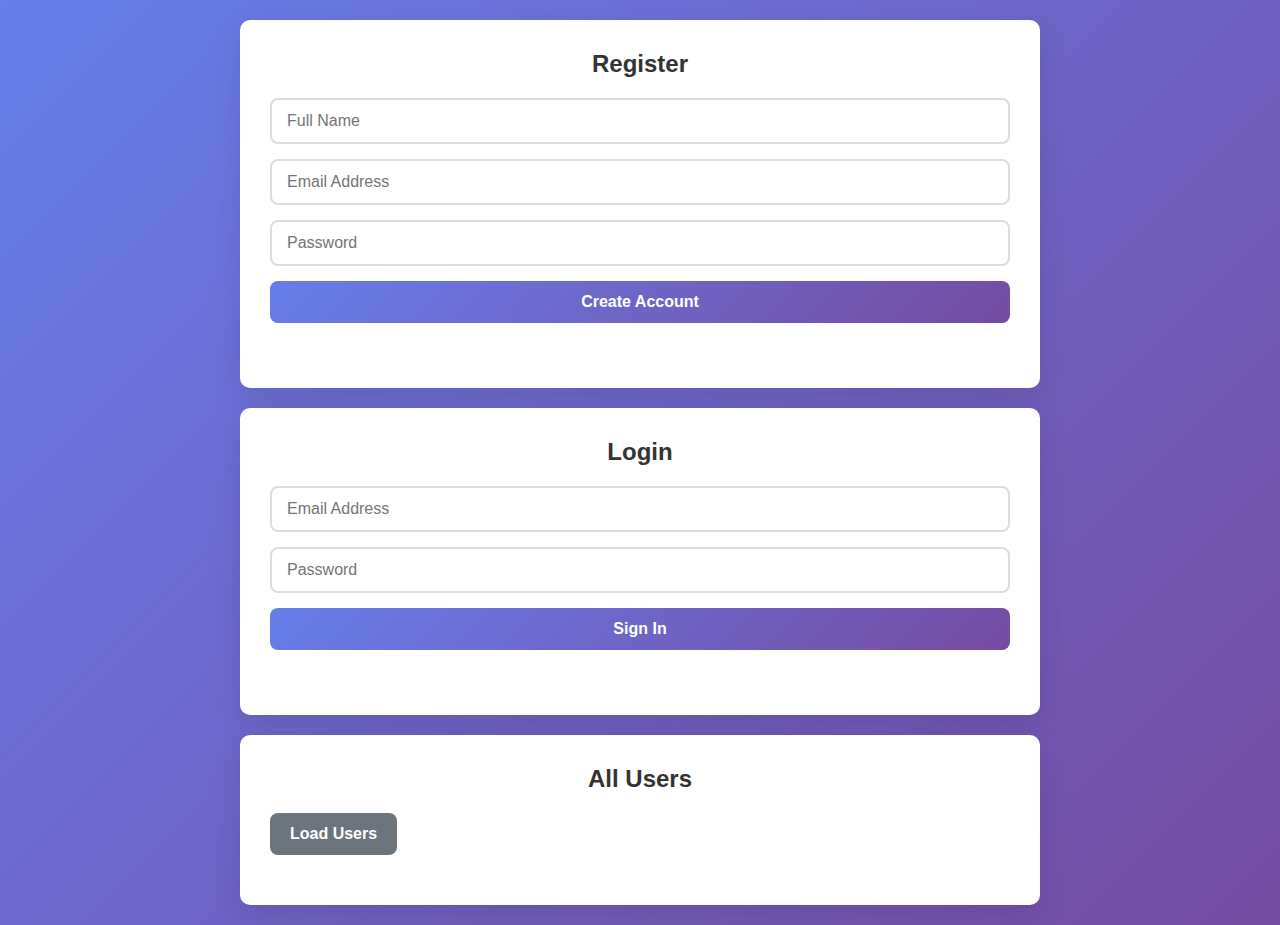
<file: frontend/index.html>
<!DOCTYPE html>
<html lang="en">
<head>
  <meta charset="UTF-8" />
  <title>Nutrition Advisor</title>
  <link rel="stylesheet" href="style.css" />
</head>
<body>
  <div class="container">
    <!-- Registration Section -->
    <div class="form-section">
      <h2>Register</h2>
      <form id="registerForm" class="form">
        <input type="text" name="name" placeholder="Full Name" required />
        <input type="email" name="email" placeholder="Email Address" required />
        <input type="password" name="password" placeholder="Password" required />
        <button type="submit" class="btn btn-primary">Create Account</button>
      </form>
      <p id="message" class="message"></p>
    </div>

    <!-- Login Section -->
    <div class="form-section">
      <h2>Login</h2>
      <form id="loginForm" class="form">
        <input type="email" name="email" placeholder="Email Address" required />
        <input type="password" name="password" placeholder="Password" required />
        <button type="submit" class="btn btn-primary">Sign In</button>
      </form>
      <p id="loginMessage" class="message"></p>
    </div>

    <!-- Users Section -->
    <div class="users-section">
      <h2>All Users</h2>
      <button id="loadUsersBtn" class="btn btn-secondary">Load Users</button>
      <div id="usersList" class="users-list"></div>
    </div>
  </div>

  <script src="script.js"></script>
</body>
</html>
</file>
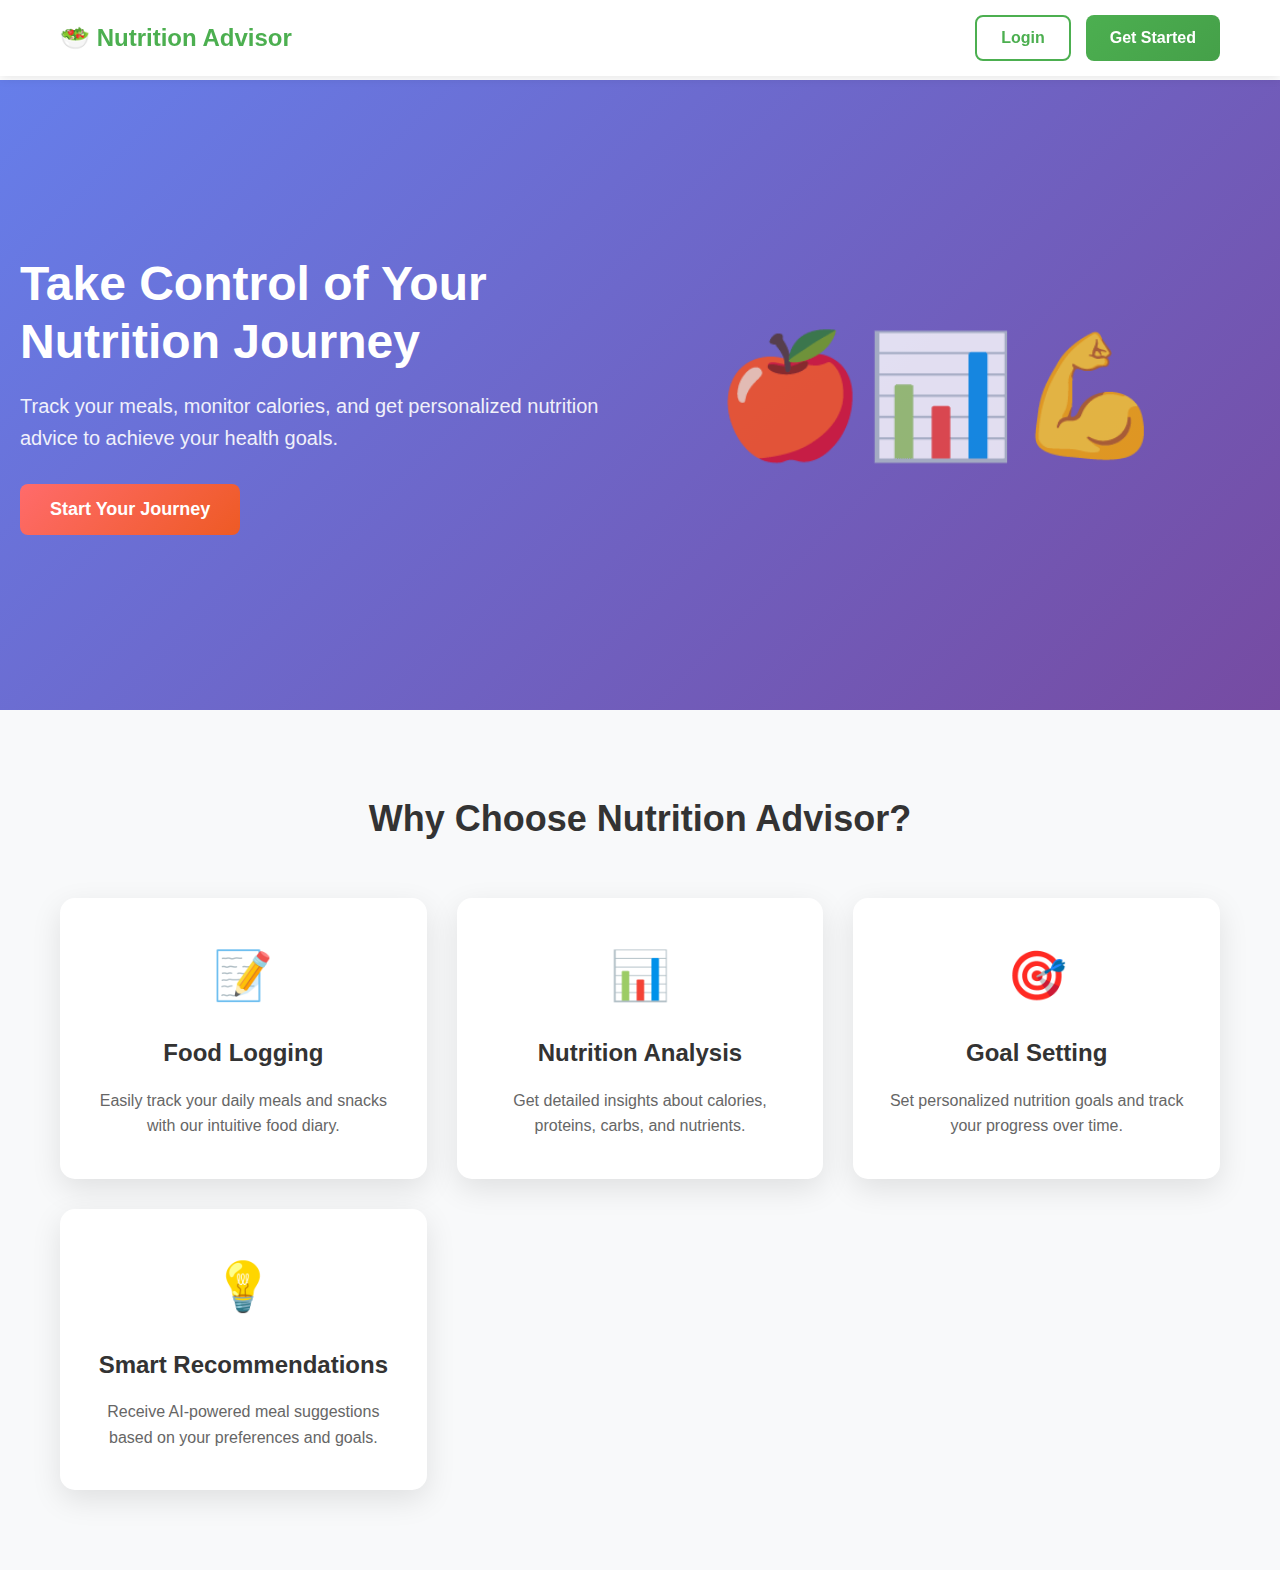
<file: frontend/home.html>
<!DOCTYPE html>
<html lang="en">
<head>
  <meta charset="UTF-8" />
  <meta name="viewport" content="width=device-width, initial-scale=1.0" />
  <title>Nutrition Advisor - Your Personal Health Companion</title>
  <link rel="stylesheet" href="home-style.css" />
</head>
<body>
  <!-- Navigation -->
  <nav class="navbar">
    <div class="nav-container">
      <div class="logo">
        <h2>🥗 Nutrition Advisor</h2>
      </div>
      <div class="nav-buttons">
        <button onclick="showLogin()" class="btn btn-outline">Login</button>
        <button onclick="showRegister()" class="btn btn-primary">Get Started</button>
      </div>
    </div>
  </nav>

  <!-- Hero Section -->
  <section class="hero">
    <div class="hero-content">
      <h1>Take Control of Your Nutrition Journey</h1>
      <p>Track your meals, monitor calories, and get personalized nutrition advice to achieve your health goals.</p>
      <button onclick="showRegister()" class="btn btn-hero">Start Your Journey</button>
    </div>
    <div class="hero-image">
      <div class="placeholder-image">🍎📊💪</div>
    </div>
  </section>

  <!-- Features Section -->
  <section class="features">
    <div class="container">
      <h2>Why Choose Nutrition Advisor?</h2>
      <div class="features-grid">
        <div class="feature-card">
          <div class="feature-icon">📝</div>
          <h3>Food Logging</h3>
          <p>Easily track your daily meals and snacks with our intuitive food diary.</p>
        </div>
        <div class="feature-card">
          <div class="feature-icon">📊</div>
          <h3>Nutrition Analysis</h3>
          <p>Get detailed insights about calories, proteins, carbs, and nutrients.</p>
        </div>
        <div class="feature-card">
          <div class="feature-icon">🎯</div>
          <h3>Goal Setting</h3>
          <p>Set personalized nutrition goals and track your progress over time.</p>
        </div>
        <div class="feature-card">
          <div class="feature-icon">💡</div>
          <h3>Smart Recommendations</h3>
          <p>Receive AI-powered meal suggestions based on your preferences and goals.</p>
        </div>
      </div>
    </div>
  </section>

  <!-- Login/Register Modal -->
  <div id="authModal" class="modal">
    <div class="modal-content">
      <span class="close" onclick="closeModal()">&times;</span>
      
      <!-- Register Form -->
      <div id="registerSection" class="auth-section">
        <h2>Create Your Account</h2>
        <form id="registerForm" class="auth-form">
          <input type="text" name="name" placeholder="Full Name" required />
          <input type="email" name="email" placeholder="Email Address" required />
          <input type="password" name="password" placeholder="Password" required />
          <button type="submit" class="btn btn-primary btn-full">Create Account</button>
        </form>
        <p id="registerMessage" class="message"></p>
        <p class="switch-auth">Already have an account? <a href="#" onclick="showLogin()">Login here</a></p>
      </div>

      <!-- Login Form -->
      <div id="loginSection" class="auth-section" style="display: none;">
        <h2>Welcome Back</h2>
        <form id="loginForm" class="auth-form">
          <input type="email" name="email" placeholder="Email Address" required />
          <input type="password" name="password" placeholder="Password" required />
          <button type="submit" class="btn btn-primary btn-full">Sign In</button>
        </form>
        <p id="loginMessage" class="message"></p>
        <p class="switch-auth">Don't have an account? <a href="#" onclick="showRegister()">Register here</a></p>
      </div>
    </div>
  </div>

  <script src="home-script.js"></script>
</body>
</html>
</file>
<file: frontend/style.css>
* {
  margin: 0;
  padding: 0;
  box-sizing: border-box;
}

body {
  font-family: 'Segoe UI', Tahoma, Geneva, Verdana, sans-serif;
  background: linear-gradient(135deg, #667eea 0%, #764ba2 100%);
  min-height: 100vh;
  padding: 20px;
}

.container {
  max-width: 800px;
  margin: 0 auto;
}

.form-section {
  background: white;
  border-radius: 10px;
  padding: 30px;
  margin-bottom: 20px;
  box-shadow: 0 10px 30px rgba(0,0,0,0.1);
}

.users-section {
  background: white;
  border-radius: 10px;
  padding: 30px;
  box-shadow: 0 10px 30px rgba(0,0,0,0.1);
}

h2 {
  color: #333;
  margin-bottom: 20px;
  text-align: center;
}

.form {
  display: flex;
  flex-direction: column;
  gap: 15px;
}

input {
  padding: 12px 15px;
  border: 2px solid #ddd;
  border-radius: 8px;
  font-size: 16px;
  transition: border-color 0.3s;
}

input:focus {
  outline: none;
  border-color: #667eea;
}

.btn {
  padding: 12px 20px;
  font-size: 16px;
  border: none;
  border-radius: 8px;
  cursor: pointer;
  transition: all 0.3s;
  font-weight: 600;
}

.btn-primary {
  background: linear-gradient(135deg, #667eea 0%, #764ba2 100%);
  color: white;
}

.btn-primary:hover {
  transform: translateY(-2px);
  box-shadow: 0 5px 15px rgba(102, 126, 234, 0.4);
}

.btn-secondary {
  background: #6c757d;
  color: white;
  margin-bottom: 20px;
}

.btn-secondary:hover {
  background: #5a6268;
  transform: translateY(-2px);
}

.message {
  text-align: center;
  font-weight: 500;
  margin-top: 15px;
  padding: 10px;
  border-radius: 5px;
}

.message.success {
  color: #155724;
  background: #d4edda;
  border: 1px solid #c3e6cb;
}

.message.error {
  color: #721c24;
  background: #f8d7da;
  border: 1px solid #f5c6cb;
}

.users-list {
  max-height: 400px;
  overflow-y: auto;
}

.user-card {
  background: #f8f9fa;
  border: 1px solid #e9ecef;
  border-radius: 8px;
  padding: 15px;
  margin-bottom: 10px;
  display: flex;
  justify-content: space-between;
  align-items: center;
}

.user-info h4 {
  color: #333;
  margin-bottom: 5px;
}

.user-info p {
  color: #666;
  font-size: 14px;
}
</file>
<file: frontend/home-style.css>
* {
  margin: 0;
  padding: 0;
  box-sizing: border-box;
}

body {
  font-family: 'Segoe UI', Tahoma, Geneva, Verdana, sans-serif;
  line-height: 1.6;
  color: #333;
}

.container {
  max-width: 1200px;
  margin: 0 auto;
  padding: 0 20px;
}

/* Navigation */
.navbar {
  background: white;
  box-shadow: 0 2px 10px rgba(0,0,0,0.1);
  position: fixed;
  top: 0;
  width: 100%;
  z-index: 1000;
}

.nav-container {
  max-width: 1200px;
  margin: 0 auto;
  display: flex;
  justify-content: space-between;
  align-items: center;
  padding: 15px 20px;
}

.logo h2 {
  color: #4CAF50;
  font-size: 24px;
}

.nav-buttons {
  display: flex;
  gap: 15px;
}

/* Buttons */
.btn {
  padding: 12px 24px;
  border: none;
  border-radius: 8px;
  font-size: 16px;
  font-weight: 600;
  cursor: pointer;
  transition: all 0.3s;
  text-decoration: none;
  display: inline-block;
}

.btn-primary {
  background: linear-gradient(135deg, #4CAF50 0%, #45a049 100%);
  color: white;
}

.btn-primary:hover {
  transform: translateY(-2px);
  box-shadow: 0 5px 15px rgba(76, 175, 80, 0.4);
}

.btn-outline {
  background: transparent;
  color: #4CAF50;
  border: 2px solid #4CAF50;
}

.btn-outline:hover {
  background: #4CAF50;
  color: white;
}

.btn-hero {
  background: linear-gradient(135deg, #FF6B6B 0%, #ee5a24 100%);
  color: white;
  font-size: 18px;
  padding: 15px 30px;
}

.btn-full {
  width: 100%;
}

/* Hero Section */
.hero {
  margin-top: 80px;
  padding: 80px 20px;
  background: linear-gradient(135deg, #667eea 0%, #764ba2 100%);
  color: white;
  display: flex;
  align-items: center;
  min-height: 70vh;
}

.hero-content {
  flex: 1;
  max-width: 600px;
}

.hero h1 {
  font-size: 48px;
  margin-bottom: 20px;
  line-height: 1.2;
}

.hero p {
  font-size: 20px;
  margin-bottom: 30px;
  opacity: 0.9;
}

.hero-image {
  flex: 1;
  display: flex;
  justify-content: center;
  align-items: center;
}

.placeholder-image {
  font-size: 120px;
  text-align: center;
  opacity: 0.8;
}

/* Features Section */
.features {
  padding: 80px 20px;
  background: #f8f9fa;
}

.features h2 {
  text-align: center;
  font-size: 36px;
  margin-bottom: 50px;
  color: #333;
}

.features-grid {
  display: grid;
  grid-template-columns: repeat(auto-fit, minmax(280px, 1fr));
  gap: 30px;
}

.feature-card {
  background: white;
  padding: 40px 30px;
  border-radius: 15px;
  text-align: center;
  box-shadow: 0 10px 30px rgba(0,0,0,0.1);
  transition: transform 0.3s;
}

.feature-card:hover {
  transform: translateY(-10px);
}

.feature-icon {
  font-size: 48px;
  margin-bottom: 20px;
}

.feature-card h3 {
  font-size: 24px;
  margin-bottom: 15px;
  color: #333;
}

.feature-card p {
  color: #666;
  line-height: 1.6;
}

/* Modal */
.modal {
  display: none;
  position: fixed;
  z-index: 2000;
  left: 0;
  top: 0;
  width: 100%;
  height: 100%;
  background-color: rgba(0,0,0,0.5);
}

.modal-content {
  background-color: white;
  margin: 5% auto;
  padding: 40px;
  border-radius: 15px;
  width: 90%;
  max-width: 500px;
  position: relative;
}

.close {
  position: absolute;
  right: 20px;
  top: 15px;
  font-size: 30px;
  font-weight: bold;
  cursor: pointer;
  color: #aaa;
}

.close:hover {
  color: #000;
}

.auth-form {
  display: flex;
  flex-direction: column;
  gap: 20px;
}

.auth-form input {
  padding: 15px;
  border: 2px solid #ddd;
  border-radius: 8px;
  font-size: 16px;
}

.auth-form input:focus {
  outline: none;
  border-color: #4CAF50;
}

.message {
  text-align: center;
  padding: 10px;
  border-radius: 5px;
  margin-top: 15px;
}

.message.success {
  background: #d4edda;
  color: #155724;
  border: 1px solid #c3e6cb;
}

.message.error {
  background: #f8d7da;
  color: #721c24;
  border: 1px solid #f5c6cb;
}

.switch-auth {
  text-align: center;
  margin-top: 20px;
}

.switch-auth a {
  color: #4CAF50;
  text-decoration: none;
}

.switch-auth a:hover {
  text-decoration: underline;
}

/* Responsive */
@media (max-width: 768px) {
  .hero {
    flex-direction: column;
    text-align: center;
  }
  
  .hero h1 {
    font-size: 36px;
  }
  
  .nav-container {
    flex-direction: column;
    gap: 15px;
  }
}
</file>
